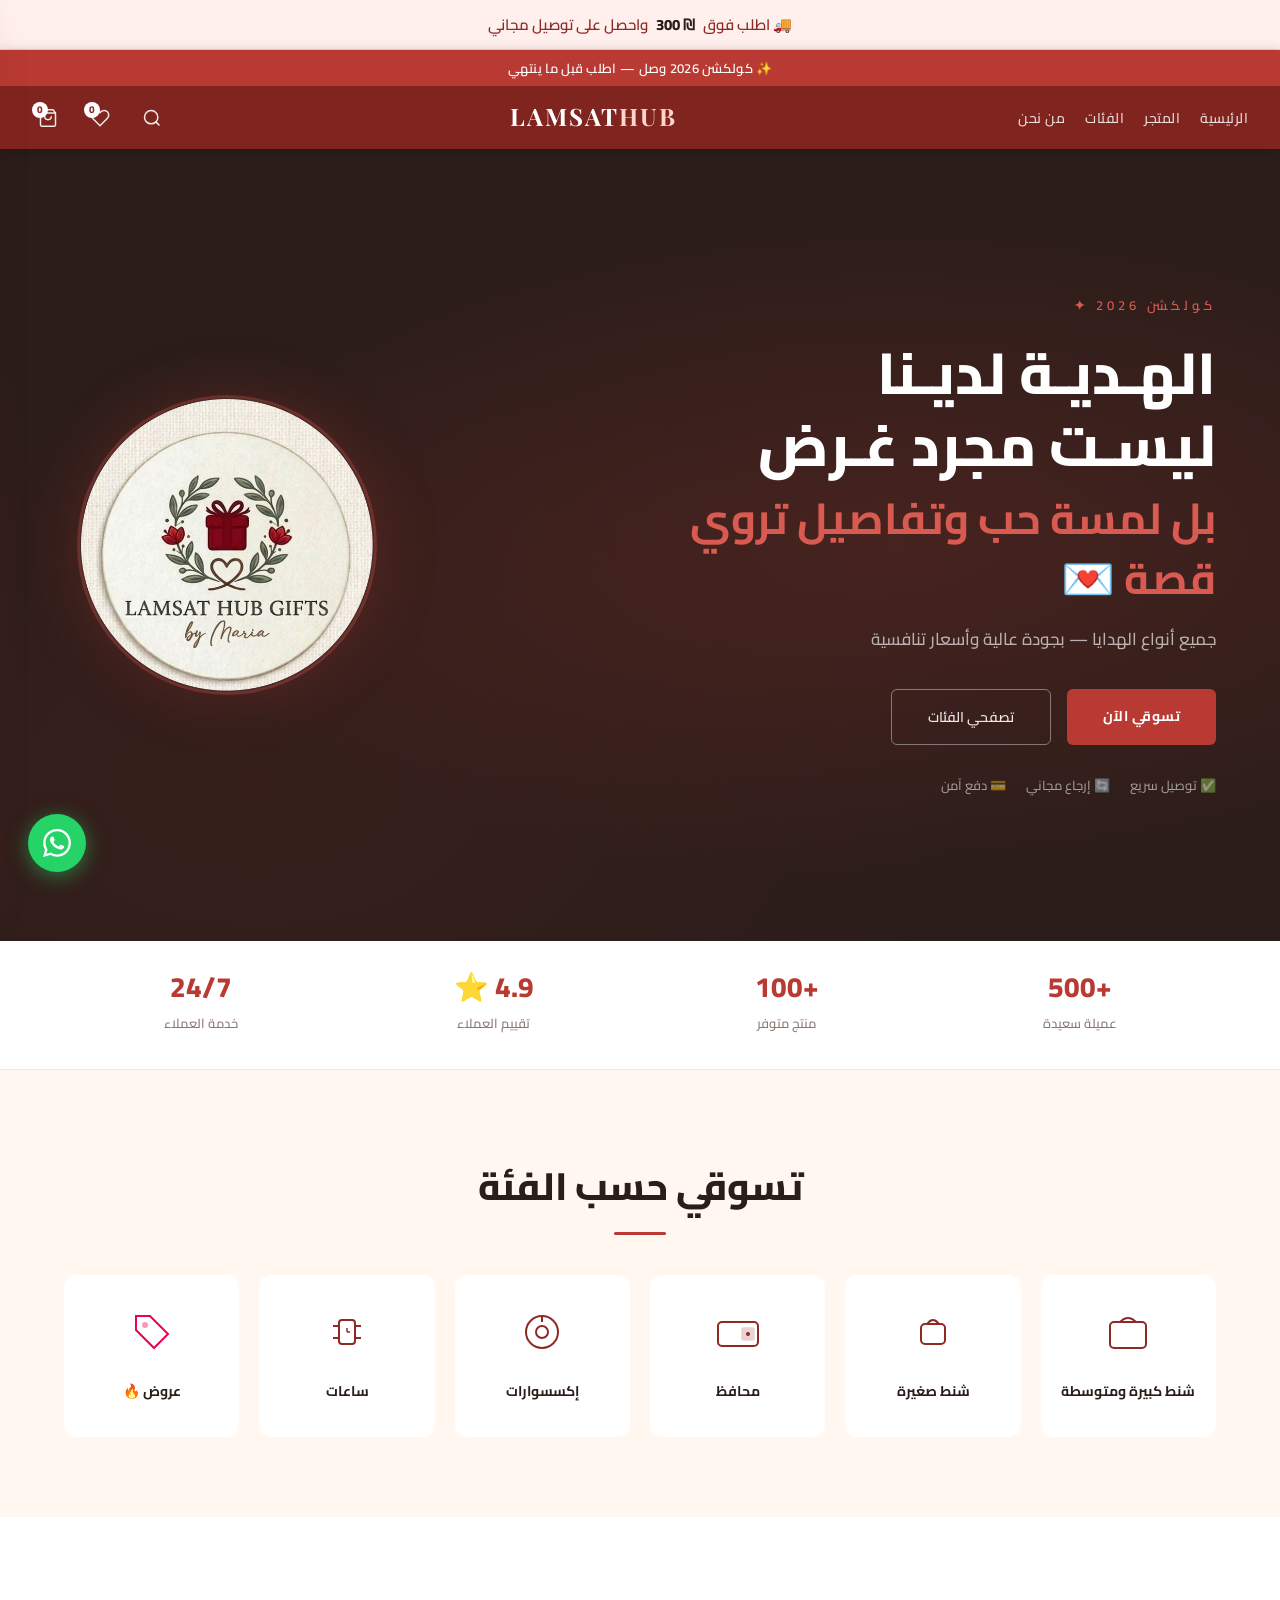
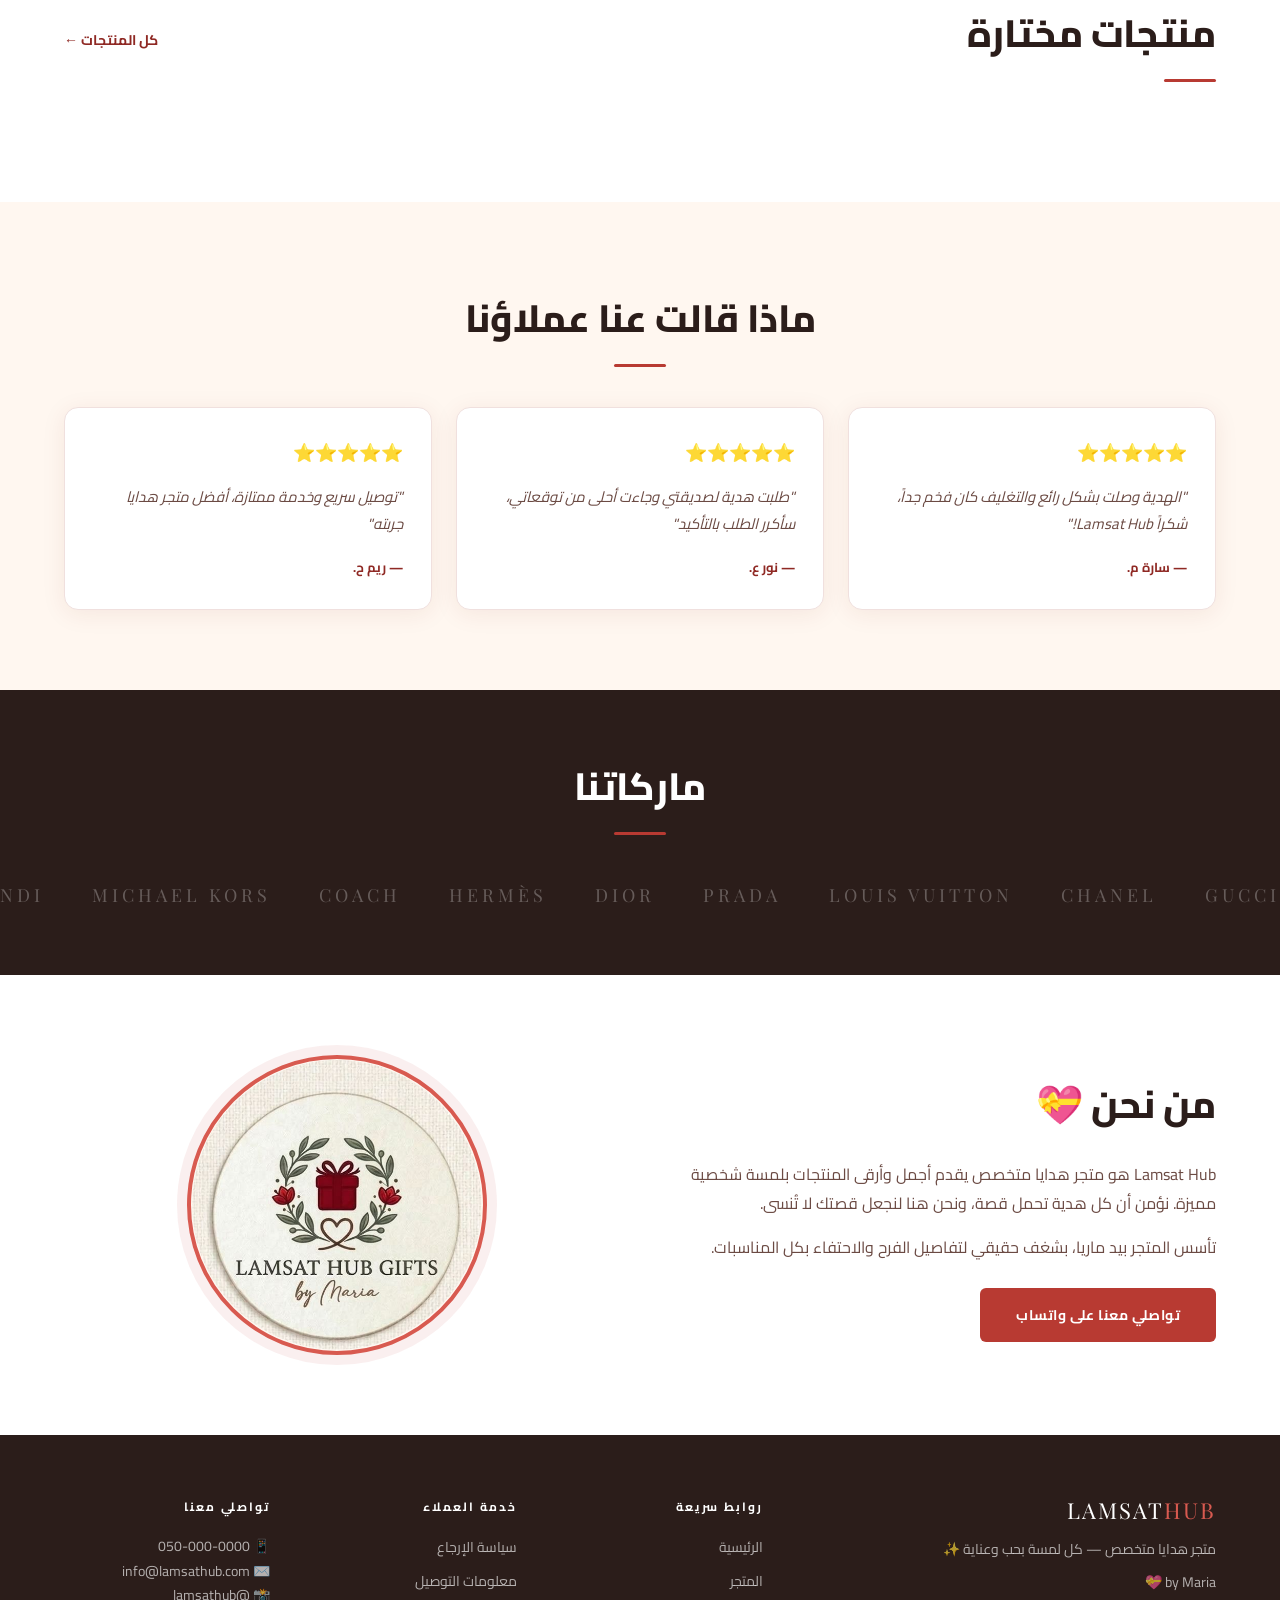
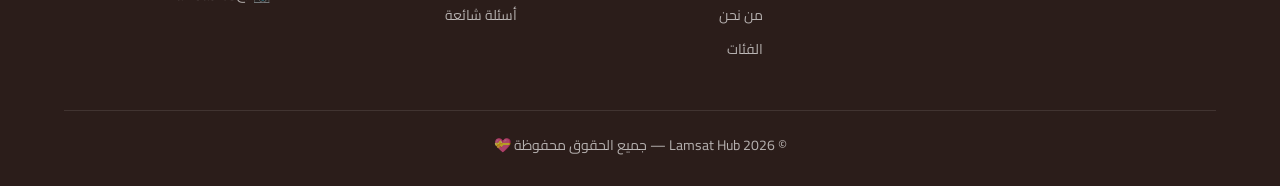
<file: index.html>
<!DOCTYPE html>
<html lang="ar" dir="rtl">
<head>
  <!-- ===== הגדרות בסיסיות ===== -->
  <meta charset="UTF-8" />
  <meta name="viewport" content="width=device-width, initial-scale=1.0"/>
  <title>Lamsat Hub — كل تفاصيل السعادة</title>

  <!-- ===== קישור לקובץ העיצוב הראשי ===== -->
<link rel="stylesheet" href="css/style.css"/>
<script src="js/data.js"></script>
<script src="js/cart.js"></script>
<script src="js/main.js"></script>
  <!-- ===== פונטים מגוגל: Cairo לערבית + Playfair Display לכותרות ===== -->
  <link rel="preconnect" href="https://fonts.googleapis.com"/>
  <link href="https://fonts.googleapis.com/css2?family=Playfair+Display:ital,wght@0,400;0,700;1,400&family=Cairo:wght@400;500;600;700;800&display=swap" rel="stylesheet"/>
</head>
<body>

<!-- ===== סרט הודעה עליון — מתחלף כל כמה שניות ===== -->
<div class="top_offer_bar" id="offerBar">
  <span id="offerText">🚚 اطلب فوق <bdi>300 ₪</bdi> واحصل على توصيل مجاني</span>
</div>

<!-- ===== כותרת עליונה נדבקת — נשארת למעלה בגלילה ===== -->
<header class="header">

  <!-- ===== סרט אדום תחת ה-top_offer_bar עם הודעה שיווקית ===== -->
  <div class="header-top">
    <span>✨ كولكشن 2026 وصل — اطلب قبل ما ينتهي</span>
  </div>

  <!-- ===== ניווט ראשי ===== -->
  <nav class="navbar">

    <!-- ===== קישורי ניווט — ימין ===== -->
    <div class="nav-right">
      <a href="#" class="nav-link">الرئيسية</a>
      <a href="pages/shop.html" class="nav-link">المتجر</a>
      <a href="#categories" class="nav-link">الفئات</a>
      <a href="#about" class="nav-link">من نحن</a>
    </div>

    <!-- ===== לוגו מרכזי ===== -->
    <div class="logo">
      <a href="index.html">LAMSAT<span>HUB</span></a>
    </div>

    <!-- ===== אייקונים — שמאל: חיפוש, מועדפים, עגלה ===== -->
    <div class="nav-left">

      <!-- כפתור חיפוש -->
      <button class="icon-btn" id="searchBtn" title="بحث">
        <svg width="20" height="20" fill="none" stroke="currentColor" stroke-width="1.8" viewBox="0 0 24 24">
          <circle cx="11" cy="11" r="8"/>
          <path d="m21 21-4.35-4.35"/>
        </svg>
      </button>

      <!-- כפתור מועדפים + תגית מספר -->
      <button class="icon-btn" id="wishlistBtn" title="المفضلة">
        <svg width="20" height="20" fill="none" stroke="currentColor" stroke-width="1.8" viewBox="0 0 24 24">
          <path d="M20.84 4.61a5.5 5.5 0 0 0-7.78 0L12 5.67l-1.06-1.06a5.5 5.5 0 0 0-7.78 7.78l1.06 1.06L12 21.23l7.78-7.78 1.06-1.06a5.5 5.5 0 0 0 0-7.78z"/>
        </svg>
        <span class="badge" id="wishlistCount">0</span>
      </button>

      <!-- כפתור עגלה + תגית מספר פריטים -->
      <button class="icon-btn" id="cartBtn" title="سلة التسوق">
        <svg width="20" height="20" fill="none" stroke="currentColor" stroke-width="1.8" viewBox="0 0 24 24">
          <path d="M6 2 3 6v14a2 2 0 0 0 2 2h14a2 2 0 0 0 2-2V6l-3-4z"/>
          <line x1="3" y1="6" x2="21" y2="6"/>
          <path d="M16 10a4 4 0 0 1-8 0"/>
        </svg>
        <span class="badge" id="cartCount">0</span>
      </button>
    </div>
  </nav>

  <!-- ===== שורת חיפוש — נפתחת בלחיצה על האייקון ===== -->
  <div class="search-bar" id="searchBar">
    <input type="text" placeholder="ابحث عن منتج، ماركة، فئة..." id="searchInput"/>
    <button id="searchClose">✕</button>
  </div>

</header>

<!-- ===== סקשן Hero — הבאנר הגדול בדף הבית ===== -->
<section class="hero">

  <!-- ===== רקע גרדיאנט דקורטיבי ===== -->
  <div class="hero-bg"></div>

  <!-- ===== תוכן טקסטואלי בצד ימין ===== -->
  <div class="hero-content">

    <!-- תת-כותרת קטנה מעל ===== -->
    <p class="hero-sub">كولكشن 2026 ✦</p>

    <!-- ===== כותרת ראשית גדולה ===== -->
    <h1 class="hero-title">
      الهـديـة لديـنا<br/>ليسـت مجرد غـرض
      <em>بل لمسة حب وتفاصيل تروي قصة 💌</em>
    </h1>

    <!-- ===== תיאור קצר ===== -->
    <p class="hero-desc">جميع أنواع الهدايا — بجودة عالية وأسعار تنافسية</p>

    <!-- ===== כפתורי פעולה ===== -->
    <div class="hero-btns">
      <a href="pages/shop.html" class="btn-primary">تسوقي الآن</a>
      <a href="#categories" class="btn-ghost">تصفحي الفئات</a>
    </div>

    <!-- ===== תגיות אמון מתחת לכפתורים ===== -->
    <div class="hero-trust">
      <span>✅ توصيل سريع</span>
      <span>🔄 إرجاع مجاني</span>
      <span>💳 دفع آمن</span>
    </div>
  </div>

  <!-- ===== תמונת לוגו בצד שמאל ===== -->
  <div class="hero-image">
    <div class="hero-img-placeholder">
      <!-- תמונת הלוגו — שים את הקובץ lamsat.jpg בתיקיית הבסיס -->
      <img src="lamsat.jpg" alt="Lamsat Hub Gifts" class="hero-logo-img"
           onerror="this.style.display='none'; this.nextElementSibling.style.display='flex'"/>
      <!-- גיבוי אם התמונה לא נמצאת -->
      <div class="hero-logo-fallback" style="display:none">
        <span>💝</span>
        <p>LAMSAT HUB</p>
      </div>
    </div>
  </div>

</section>

<!-- ===== סקשן סטטיסטיקות / אמון ===== -->
<section class="stats-bar">
  <div class="container">
    <div class="stats-grid">
      <div class="stat-item">
        <strong>+500</strong>
        <span>عميلة سعيدة</span>
      </div>
      <div class="stat-item">
        <strong>+100</strong>
        <span>منتج متوفر</span>
      </div>
      <div class="stat-item">
        <strong>4.9 ⭐</strong>
        <span>تقييم العملاء</span>
      </div>
      <div class="stat-item">
        <strong>24/7</strong>
        <span>خدمة العملاء</span>
      </div>
    </div>
  </div>
</section>

<!-- ===== סקשן קטגוריות ===== -->
<section class="categories" id="categories">
  <div class="container">
    <h2 class="section-title">تسوقي حسب الفئة</h2>
    <div class="categories-grid">

      <!-- קטגוריה: תיקים גדולים -->
      <a href="pages/shop.html?cat=big" class="cat-card">
        <div class="cat-icon">
          <svg width="48" height="48" fill="none" viewBox="0 0 48 48">
            <rect x="6" y="14" width="36" height="26" rx="4" stroke="currentColor" stroke-width="2"/>
            <path d="M16 14 Q24 6 32 14" stroke="currentColor" stroke-width="2" fill="none"/>
          </svg>
        </div>
        <span>شنط كبيرة ومتوسطة</span>
      </a>

      <!-- קטגוריה: תיקים קטנים -->
      <a href="pages/shop.html?cat=small" class="cat-card">
        <div class="cat-icon">
          <svg width="48" height="48" fill="none" viewBox="0 0 48 48">
            <rect x="12" y="16" width="24" height="20" rx="4" stroke="currentColor" stroke-width="2"/>
            <path d="M18 16 Q24 8 30 16" stroke="currentColor" stroke-width="2" fill="none"/>
          </svg>
        </div>
        <span>شنط صغيرة</span>
      </a>

      <!-- קטגוריה: ארנקים -->
      <a href="pages/shop.html?cat=wallet" class="cat-card">
        <div class="cat-icon">
          <svg width="48" height="48" fill="none" viewBox="0 0 48 48">
            <rect x="4" y="14" width="40" height="24" rx="4" stroke="currentColor" stroke-width="2"/>
            <rect x="28" y="20" width="12" height="12" rx="2" fill="currentColor" opacity="0.2" stroke="currentColor" stroke-width="1.5"/>
            <circle cx="34" cy="26" r="2" fill="currentColor"/>
          </svg>
        </div>
        <span>محافظ</span>
      </a>

      <!-- קטגוריה: אביזרים -->
      <a href="pages/shop.html?cat=accessories" class="cat-card">
        <div class="cat-icon">
          <svg width="48" height="48" fill="none" viewBox="0 0 48 48">
            <circle cx="24" cy="24" r="16" stroke="currentColor" stroke-width="2"/>
            <circle cx="24" cy="24" r="6" stroke="currentColor" stroke-width="2"/>
            <line x1="24" y1="8" x2="24" y2="14" stroke="currentColor" stroke-width="2"/>
          </svg>
        </div>
        <span>إكسسوارات</span>
      </a>

      <!-- קטגוריה: שעונים -->
      <a href="pages/shop.html?cat=watches" class="cat-card">
        <div class="cat-icon">
          <svg width="48" height="48" fill="none" viewBox="0 0 48 48">
            <rect x="16" y="12" width="16" height="24" rx="3" stroke="currentColor" stroke-width="2"/>
            <line x1="10" y1="18" x2="16" y2="18" stroke="currentColor" stroke-width="2"/>
            <line x1="10" y1="30" x2="16" y2="30" stroke="currentColor" stroke-width="2"/>
            <line x1="32" y1="18" x2="38" y2="18" stroke="currentColor" stroke-width="2"/>
            <line x1="32" y1="30" x2="38" y2="30" stroke="currentColor" stroke-width="2"/>
            <line x1="24" y1="20" x2="24" y2="24" stroke="currentColor" stroke-width="1.5"/>
            <line x1="24" y1="24" x2="27" y2="24" stroke="currentColor" stroke-width="1.5"/>
          </svg>
        </div>
        <span>ساعات</span>
      </a>

      <!-- קטגוריה: מבצעים — מודגשת בצבע שונה -->
      <a href="pages/shop.html?cat=sale" class="cat-card cat-sale">
        <div class="cat-icon">
          <svg width="48" height="48" fill="none" viewBox="0 0 48 48">
            <path d="M8 8h14l18 18-14 14L8 22V8z" stroke="currentColor" stroke-width="2"/>
            <circle cx="17" cy="17" r="3" fill="currentColor" opacity="0.4"/>
          </svg>
        </div>
        <span>عروض 🔥</span>
      </a>

    </div>
  </div>
</section>

<!-- ===== סקשן מוצרים נבחרים — נטען דינמית מ-js/data.js ===== -->
<section class="featured" id="featured">
  <div class="container">
    <div class="section-header">
      <h2 class="section-title">منتجات مختارة</h2>
      <a href="pages/shop.html" class="see-all">كل المنتجات ←</a>
    </div>
    <!-- ===== הגריד מתמלא אוטומטית מ-main.js ===== -->
    <div class="products-grid" id="featuredGrid"></div>
  </div>
</section>

<!-- ===== סקשן המלצות לקוחות ===== -->
<section class="testimonials">
  <div class="container">
    <h2 class="section-title">ماذا قالت عنا عملاؤنا</h2>
    <div class="testimonials-grid">

      <div class="testimonial-card">
        <div class="stars">⭐⭐⭐⭐⭐</div>
        <p>"الهدية وصلت بشكل رائع والتغليف كان فخم جداً، شكراً Lamsat Hub!"</p>
        <span class="reviewer">— سارة م.</span>
      </div>

      <div class="testimonial-card">
        <div class="stars">⭐⭐⭐⭐⭐</div>
        <p>"طلبت هدية لصديقتي وجاءت أحلى من توقعاتي، سأكرر الطلب بالتأكيد"</p>
        <span class="reviewer">— نور ع.</span>
      </div>

      <div class="testimonial-card">
        <div class="stars">⭐⭐⭐⭐⭐</div>
        <p>"توصيل سريع وخدمة ممتازة، أفضل متجر هدايا جربته"</p>
        <span class="reviewer">— ريم ح.</span>
      </div>

    </div>
  </div>
</section>

<!-- ===== סקשן מותגים — גלילה אוטומטית ===== -->
<section class="brands" id="brands">
  <div class="container">
    <h2 class="section-title">ماركاتنا</h2>
  </div>
  <!-- ===== הרצועה נגללת אוטומטית — מוכפלת ב-JS ===== -->
  <div class="brands-scroll">
    <span>GUCCI</span><span>CHANEL</span><span>LOUIS VUITTON</span>
    <span>PRADA</span><span>DIOR</span><span>HERMÈS</span>
    <span>COACH</span><span>MICHAEL KORS</span><span>FENDI</span>
    <span>SAINT LAURENT</span><span>CELINE</span><span>MIU MIU</span>
  </div>
</section>

<!-- ===== סקשן "מי אנחנו" ===== -->
<section class="about-strip" id="about">
  <div class="container">
    <div class="about-inner">
      <div class="about-text">
        <h2>من نحن 💝</h2>
        <p>Lamsat Hub هو متجر هدايا متخصص يقدم أجمل وأرقى المنتجات بلمسة شخصية مميزة. نؤمن أن كل هدية تحمل قصة، ونحن هنا لنجعل قصتك لا تُنسى.</p>
        <p>تأسس المتجر بيد ماريا، بشغف حقيقي لتفاصيل الفرح والاحتفاء بكل المناسبات.</p>
        <a href="https://wa.me/+972509982232" class="btn-primary" target="_blank">تواصلي معنا على واتساب</a>
      </div>
      <div class="about-img">
        <div class="about-img-circle">
          <img src="lamsat.jpg" alt="Lamsat Hub"
               onerror="this.style.display='none'; this.parentElement.innerHTML='<span style=\'font-size:80px\'>💝</span>'"/>
        </div>
      </div>
    </div>
  </div>
</section>

<!-- ===== כפתור וואטסאפ צף — נראה בכל הדפים ===== -->
<a href="https://wa.me/972509982232?text=مرحباً%20أنا%20مهتمة%20بمنتجاتكم%20في%20Lamsat%20Hub%20وأريد%20الاستفسار%20عن%20بعض%20التفاصيل%20💝
"   class="whatsapp-float" target="_blank" title="تواصلي معنا">
  <svg width="28" height="28" viewBox="0 0 24 24" fill="currentColor">
    <path d="M17.472 14.382c-.297-.149-1.758-.867-2.03-.967-.273-.099-.471-.148-.67.15-.197.297-.767.966-.94 1.164-.173.199-.347.223-.644.075-.297-.15-1.255-.463-2.39-1.475-.883-.788-1.48-1.761-1.653-2.059-.173-.297-.018-.458.13-.606.134-.133.298-.347.446-.52.149-.174.198-.298.298-.497.099-.198.05-.371-.025-.52-.075-.149-.669-1.612-.916-2.207-.242-.579-.487-.5-.669-.51-.173-.008-.371-.01-.57-.01-.198 0-.52.074-.792.372-.272.297-1.04 1.016-1.04 2.479 0 1.462 1.065 2.875 1.213 3.074.149.198 2.096 3.2 5.077 4.487.709.306 1.262.489 1.694.625.712.227 1.36.195 1.871.118.571-.085 1.758-.719 2.006-1.413.248-.694.248-1.289.173-1.413-.074-.124-.272-.198-.57-.347m-5.421 7.403h-.004a9.87 9.87 0 0 1-5.031-1.378l-.361-.214-3.741.982.998-3.648-.235-.374a9.86 9.86 0 0 1-1.51-5.26c.001-5.45 4.436-9.884 9.888-9.884 2.64 0 5.122 1.03 6.988 2.898a9.825 9.825 0 0 1 2.893 6.994c-.003 5.45-4.437 9.884-9.885 9.884m8.413-18.297A11.815 11.815 0 0 0 12.05 0C5.495 0 .16 5.335.157 11.892c0 2.096.547 4.142 1.588 5.945L.057 24l6.305-1.654a11.882 11.882 0 0 0 5.683 1.448h.005c6.554 0 11.89-5.335 11.893-11.893a11.821 11.821 0 0 0-3.48-8.413Z"/>
  </svg>
</a>

<!-- ===== עגלת קניות — Sidebar מהצד השמאלי ===== -->
<div class="cart-overlay" id="cartOverlay"></div>
<aside class="cart-sidebar" id="cartSidebar">
  <div class="cart-header">
    <h3>سلة التسوق 🛍️</h3>
    <button id="cartClose">✕</button>
  </div>
  <div class="cart-items" id="cartItems">
    <div class="cart-empty">السلة فارغة</div>
  </div>
  <div class="cart-footer">
    <div class="cart-total">
      <span>المجموع:</span>
      <span id="cartTotal">₪0</span>
    </div>
    <a href="pages/checkout.html" class="btn-primary full-width" id="checkoutBtn">إتمام الطلب</a>
  </div>
</aside>

<!-- ===== פוטר — חלק תחתון של האתר ===== -->
<footer class="footer">
  <div class="container">
    <div class="footer-grid">

      <!-- עמודה 1: לוגו ותיאור -->
      <div>
        <div class="footer-logo">LAMSAT<span>HUB</span></div>
        <p>متجر هدايا متخصص — كل لمسة بحب وعناية ✨</p>
        <p style="margin-top:8px">by Maria 💝</p>
      </div>

      <!-- עמודה 2: ניווט -->
      <div>
        <h4>روابط سريعة</h4>
        <a href="index.html">الرئيسية</a>
        <a href="pages/shop.html">المتجر</a>
        <a href="#about">من نحن</a>
        <a href="#categories">الفئات</a>
      </div>

      <!-- עמודה 3: שירות לקוחות -->
      <div>
        <h4>خدمة العملاء</h4>
        <a href="#">سياسة الإرجاع</a>
        <a href="#">معلومات التوصيل</a>
        <a href="#">أسئلة شائعة</a>
      </div>

      <!-- עמודה 4: פרטי קשר -->
      <div>
        <h4>تواصلي معنا</h4>
        <p>📱 050-000-0000</p>
        <p>✉️ info@lamsathub.com</p>
        <p>📸 @lamsathub</p>
      </div>

    </div>

    <!-- שורה תחתונה של הפוטר -->
    <div class="footer-bottom">
      <p>© 2026 Lamsat Hub — جميع الحقوق محفوظة 💝</p>
    </div>
  </div>
</footer>

<!-- ===== קבצי JavaScript ===== -->
<script src="js/data.js"></script>   <!-- נתוני המוצרים -->
<script src="js/cart.js"></script>   <!-- לוגיקת העגלה -->
<script src="js/main.js"></script>   <!-- לוגיקת דף הבית -->

<!-- ===== סקריפט החלפת הודעות ב-top_offer_bar ===== -->
<script>
  // הודעות שיתחלפו כל 4 שניות בסרט העליון
  const offers = [
    '🚚 اطلب فوق <bdi>300 ₪</bdi> واحصل على توصيل مجاني',
    '🔄 إرجاع مجاني خلال 14 يوم',
    '💳 دفع آمن ومضمون 100%',
    '🎁 تغليف هدايا فاخر مجاني مع كل طلب'
  ];
  let offerIdx = 0;
  setInterval(() => {
    offerIdx = (offerIdx + 1) % offers.length;
    const el = document.getElementById('offerText');
    el.style.opacity = '0';
    setTimeout(() => {
      el.innerHTML = offers[offerIdx];
      el.style.opacity = '1';
    }, 300);
  }, 4000);
</script>

</body>
</html>
</file>
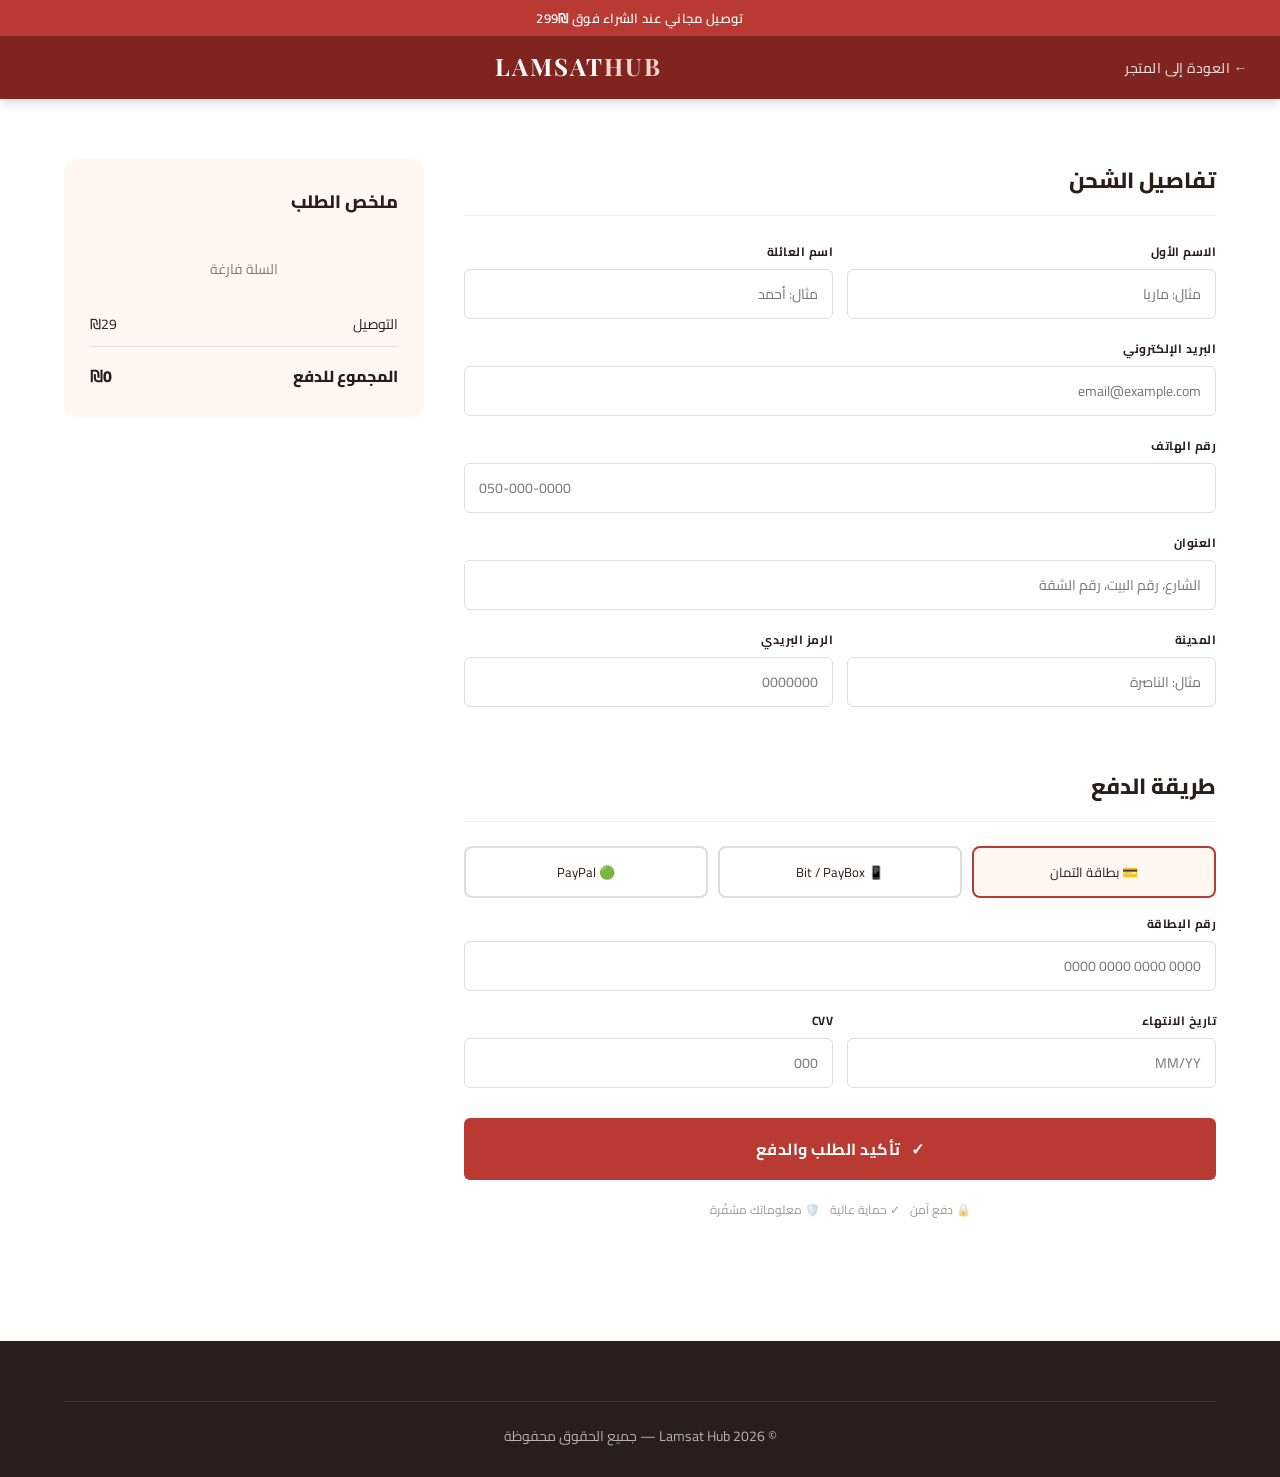
<file: pages/checkout.html>
<!DOCTYPE html>
<html lang="ar" dir="rtl">
<head>
  <meta charset="UTF-8"/>
  <meta name="viewport" content="width=device-width, initial-scale=1.0"/>
  <title>إتمام الطلب — Lamsat Hub</title>
  <link rel="stylesheet" href="../css/style.css"/>
  <link href="https://fonts.googleapis.com/css2?family=Playfair+Display:ital,wght@0,400;0,700;1,400&family=Cairo:wght@400;500;600;700;800&display=swap" rel="stylesheet"/>
</head>
<body>

<header class="header">
  <div class="header-top">توصيل مجاني عند الشراء فوق ₪299</div>
  <nav class="navbar">
    <div class="nav-right">
      <a href="shop.html" class="nav-link">← العودة إلى المتجر</a>
    </div>
    <div class="logo"><a href="../index.html">LAMSAT<span>HUB</span></a></div>
    <div class="nav-left"></div>
  </nav>
</header>

<div class="container">
  <div class="checkout-section">
    <div class="checkout-grid">

      <!-- FORM -->
      <div>
        <!-- SHIPPING -->
        <h2 class="form-title">تفاصيل الشحن</h2>

        <div class="form-row">
          <div class="form-group">
            <label>الاسم الأول</label>
            <input type="text" placeholder="مثال: ماريا"/>
          </div>
          <div class="form-group">
            <label>اسم العائلة</label>
            <input type="text" placeholder="مثال: أحمد"/>
          </div>
        </div>

        <div class="form-group">
          <label>البريد الإلكتروني</label>
          <input type="email" placeholder="email@example.com"/>
        </div>

        <div class="form-group">
          <label>رقم الهاتف</label>
          <input type="tel" placeholder="050-000-0000"/>
        </div>

        <div class="form-group">
          <label>العنوان</label>
          <input type="text" placeholder="الشارع، رقم البيت، رقم الشقة"/>
        </div>

        <div class="form-row">
          <div class="form-group">
            <label>المدينة</label>
            <input type="text" placeholder="مثال: الناصرة"/>
          </div>
          <div class="form-group">
            <label>الرمز البريدي</label>
            <input type="text" placeholder="0000000"/>
          </div>
        </div>

        <!-- PAYMENT -->
        <h2 class="form-title" style="margin-top:40px">طريقة الدفع</h2>

        <div class="pay-methods">
          <div class="pay-method active" onclick="selectPay(this)">💳 بطاقة ائتمان</div>
          <div class="pay-method" onclick="selectPay(this)">📱 Bit / PayBox</div>
          <div class="pay-method" onclick="selectPay(this)">🟢 PayPal</div>
        </div>

        <div id="cardFields">
          <div class="form-group">
            <label>رقم البطاقة</label>
            <input type="text" placeholder="0000 0000 0000 0000" maxlength="19" id="cardNum"/>
          </div>

          <div class="form-row">
            <div class="form-group">
              <label>تاريخ الانتهاء</label>
              <input type="text" placeholder="MM/YY" maxlength="5"/>
            </div>
            <div class="form-group">
              <label>CVV</label>
              <input type="text" placeholder="000" maxlength="3"/>
            </div>
          </div>
        </div>

        <button class="btn-primary full-width" onclick="placeOrder()" style="margin-top:12px;padding:16px;font-size:16px">
          ✓ &nbsp; تأكيد الطلب والدفع
        </button>

        <div class="secure-badges">
          <span>🔒 دفع آمن</span>
          <span>✓ حماية عالية</span>
          <span>🛡️ معلوماتك مشفّرة</span>
        </div>
      </div>

      <!-- ORDER SUMMARY -->
      <div class="order-summary">
        <h3>ملخص الطلب</h3>

        <div id="checkoutItems">
          <div style="color:var(--gray);font-size:14px;text-align:center;padding:20px 0">
            السلة فارغة
          </div>
        </div>

        <div class="summary-item">
          <span>التوصيل</span>
          <span id="summaryShipping">₪29</span>
        </div>

        <div class="summary-total">
          <span>المجموع للدفع</span>
          <span id="summaryTotal">₪0</span>
        </div>
      </div>

    </div>
  </div>
</div>

<!-- SUCCESS MODAL -->
<div id="successModal" style="display:none;position:fixed;inset:0;background:rgba(0,0,0,0.6);z-index:999;align-items:center;justify-content:center">
  <div style="background:white;padding:48px;border-radius:12px;text-align:center;max-width:420px;margin:20px">
    <div style="font-size:64px;margin-bottom:16px">🎉</div>

    <h2 style="font-family:var(--font-display);font-size:28px;margin-bottom:12px">
      تم استلام طلبك!
    </h2>

    <p style="color:var(--gray);margin-bottom:28px;line-height:1.7">
      شكراً لكِ! تم إرسال تأكيد الطلب إلى بريدك الإلكتروني.<br/>
      سيصل الطلب خلال 3–5 أيام عمل.
    </p>

    <a href="../index.html" class="btn-primary">العودة إلى المتجر</a>
  </div>
</div>

<footer class="footer" style="margin-top:60px">
  <div class="container">
    <div class="footer-bottom">
      <p>© 2026 Lamsat Hub — جميع الحقوق محفوظة</p>
    </div>
  </div>
</footer>

<script src="../js/data.js"></script>
<script src="../js/cart.js"></script>

<script>
function selectPay(el) {
  document.querySelectorAll('.pay-method').forEach(e => e.classList.remove('active'));
  el.classList.add('active');

  document.getElementById('cardFields').style.display =
    el.textContent.includes('بطاقة') ? 'block' : 'none';
}

function placeOrder() {
  if (cart.length === 0) {
    alert('السلة فارغة!');
    return;
  }

  document.getElementById('successModal').style.display = 'flex';
  cart = [];
  saveCart();
}

// Format card number
document.getElementById('cardNum')?.addEventListener('input', function() {
  this.value = this.value.replace(/\D/g, '').replace(/(.{4})/g, '$1 ').trim().slice(0, 19);
});

document.addEventListener('DOMContentLoaded', updateCheckoutSummary);
</script>

</body>
</html>
</file>
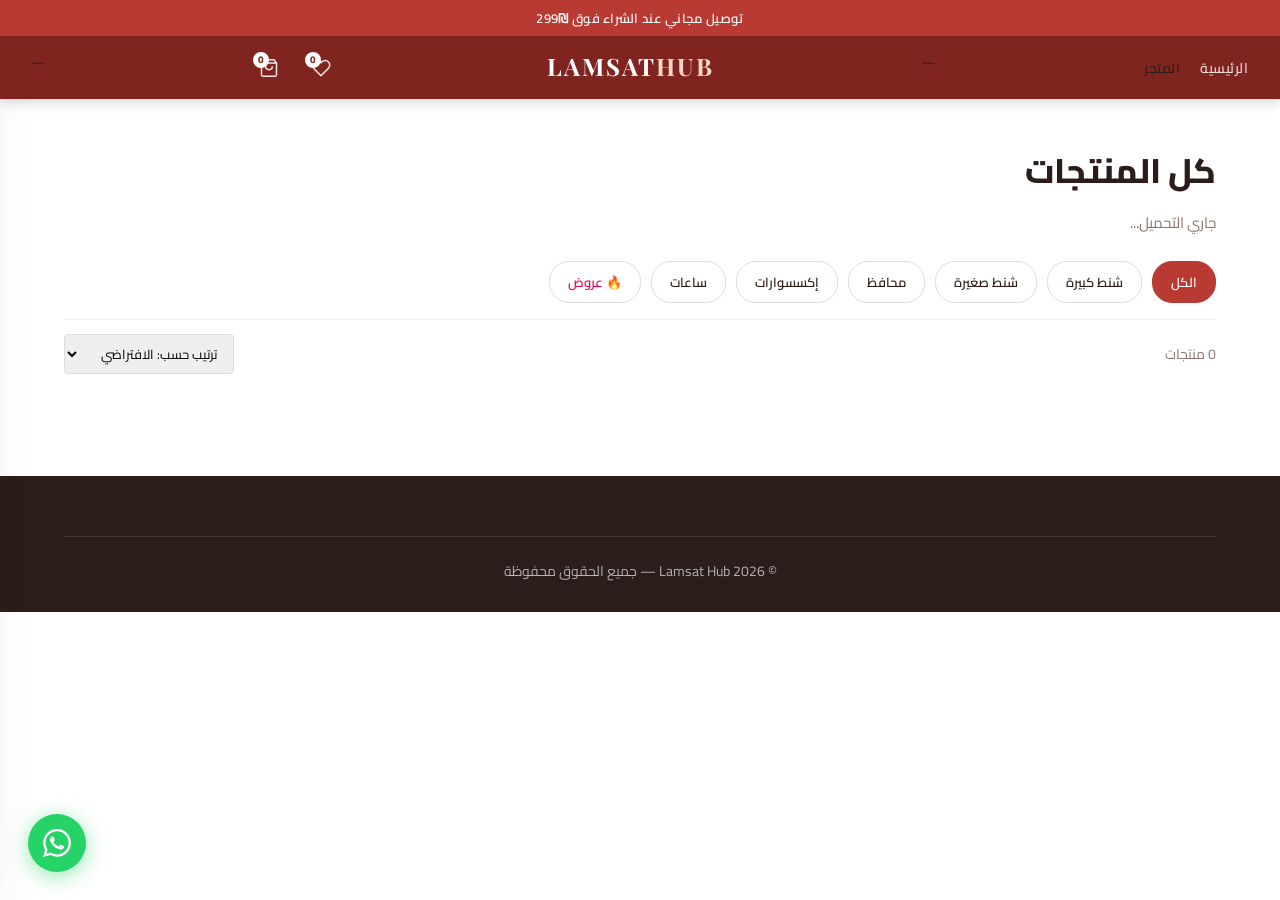
<file: pages/shop.html>
<!DOCTYPE html>

<html lang="ar" dir="rtl">
<head>
  <meta charset="UTF-8"/>
  <meta name="viewport" content="width=device-width, initial-scale=1.0"/>
  <title>المتجر — Lamsat Hub</title>

  <link rel="stylesheet" href="../css/style.css"/>
  <link href="https://fonts.googleapis.com/css2?family=Playfair+Display:ital,wght@0,400;0,700;1,400&family=Cairo:wght@400;500;600;700;800&display=swap" rel="stylesheet"/>
</head>
<body>

<header class="header">
  <div class="header-top">توصيل مجاني عند الشراء فوق ₪299</div>

  <nav class="navbar">
    <div class="nav-right">
      <a href="../index.html" class="nav-link">الرئيسية</a>
      <a href="shop.html" class="nav-link" style="color:var(--gold)">المتجر</a>
    </div>

```
<div class="logo">
  <a href="../index.html">LAMSAT<span>HUB</span></a>
</div>

<div class="nav-left">
  <button class="icon-btn" id="wishlistBtn" title="المفضلة">
    <svg width="20" height="20" fill="none" stroke="currentColor" stroke-width="1.8" viewBox="0 0 24 24">
      <path d="M20.84 4.61a5.5 5.5 0 0 0-7.78 0L12 5.67l-1.06-1.06a5.5 5.5 0 0 0-7.78 7.78l1.06 1.06L12 21.23l7.78-7.78 1.06-1.06a5.5 5.5 0 0 0 0-7.78z"/>
    </svg>
    <span class="badge" id="wishlistCount">0</span>
  </button>

  <button class="icon-btn" id="cartBtn" title="سلة التسوق">
    <svg width="20" height="20" fill="none" stroke="currentColor" stroke-width="1.8" viewBox="0 0 24 24">
      <path d="M6 2 3 6v14a2 2 0 0 0 2 2h14a2 2 0 0 0 2-2V6l-3-4z"/>
      <line x1="3" y1="6" x2="21" y2="6"/>
      <path d="M16 10a4 4 0 0 1-8 0"/>
    </svg>
    <span class="badge" id="cartCount">0</span>
  </button>
</div>
```

  </nav>
</header>

<div class="container">
  <div class="shop-header">
    <h1 class="shop-title">كل المنتجات</h1>
    <p class="shop-sub" id="resultCount">جاري التحميل...</p>
  </div>

  <!-- Filters -->

  <div class="filters">
    <button class="filter-btn active" data-filter="all">الكل</button>
    <button class="filter-btn" data-filter="big">شنط كبيرة</button>
    <button class="filter-btn" data-filter="small">شنط صغيرة</button>
    <button class="filter-btn" data-filter="wallet">محافظ</button>
    <button class="filter-btn" data-filter="accessories">إكسسوارات</button>
    <button class="filter-btn" data-filter="watches">ساعات</button>
    <button class="filter-btn" data-filter="sale" style="color:#e05;">🔥 عروض</button>
  </div>

  <div class="sort-bar">
    <span id="resultCount2">0 منتجات</span>

<select id="sortSelect">
  <option value="default">ترتيب حسب: الافتراضي</option>
  <option value="price-asc">السعر: من الأقل للأعلى</option>
  <option value="price-desc">السعر: من الأعلى للأقل</option>
  <option value="new">الأحدث أولاً</option>
  <option value="sale">العروض أولاً</option>
</select>

  </div>

  <div class="products-grid" id="shopGrid"></div>
</div>

<a href="https://wa.me/972509982232?text=مرحباً%20أنا%20مهتمة%20بمنتجاتكم%20في%20Lamsat%20Hub%20وأريد%20الاستفسار%20عن%20بعض%20التفاصيل%20💝" class="whatsapp-float" target="_blank" title="تواصلي معنا">
  <svg width="28" height="28" viewBox="0 0 24 24" fill="currentColor">
    <path d="M17.472 14.382c-.297-.149-1.758-.867-2.03-.967-.273-.099-.471-.148-.67.15-.197.297-.767.966-.94 1.164-.173.199-.347.223-.644.075-.297-.15-1.255-.463-2.39-1.475-.883-.788-1.48-1.761-1.653-2.059-.173-.297-.018-.458.13-.606.134-.133.298-.347.446-.52.149-.174.198-.298.298-.497.099-.198.05-.371-.025-.52-.075-.149-.669-1.612-.916-2.207-.242-.579-.487-.5-.669-.51-.173-.008-.371-.01-.57-.01-.198 0-.52.074-.792.372-.272.297-1.04 1.016-1.04 2.479 0 1.462 1.065 2.875 1.213 3.074.149.198 2.096 3.2 5.077 4.487.709.306 1.262.489 1.694.625.712.227 1.36.195 1.871.118.571-.085 1.758-.719 2.006-1.413.248-.694.248-1.289.173-1.413-.074-.124-.272-.198-.57-.347m-5.421 7.403h-.004a9.87 9.87 0 0 1-5.031-1.378l-.361-.214-3.741.982.998-3.648-.235-.374a9.86 9.86 0 0 1-1.51-5.26c.001-5.45 4.436-9.884 9.888-9.884 2.64 0 5.122 1.03 6.988 2.898a9.825 9.825 0 0 1 2.893 6.994c-.003 5.45-4.437 9.884-9.885 9.884m8.413-18.297A11.815 11.815 0 0 0 12.05 0C5.495 0 .16 5.335.157 11.892c0 2.096.547 4.142 1.588 5.945L.057 24l6.305-1.654a11.882 11.882 0 0 0 5.683 1.448h.005c6.554 0 11.89-5.335 11.893-11.893a11.821 11.821 0 0 0-3.48-8.413Z"/>
  </svg>
</a>

<div class="cart-overlay" id="cartOverlay"></div>

<aside class="cart-sidebar" id="cartSidebar">
  <div class="cart-header">
    <h3>سلة التسوق 🛍️</h3>
    <button id="cartClose">✕</button>
  </div>

  <div class="cart-items" id="cartItems"></div>

  <div class="cart-footer">
    <div class="cart-total">
      <span>المجموع:</span>
      <span id="cartTotal">₪0</span>
    </div>

```
<a href="checkout.html" class="btn-primary full-width">إتمام الطلب</a>
```

  </div>
</aside>

<footer class="footer" style="margin-top:60px">
  <div class="container">
    <div class="footer-bottom">
      <p>© 2026 Lamsat Hub — جميع الحقوق محفوظة</p>
    </div>
  </div>
</footer>

<script src="../js/data.js"></script>

<script src="../js/cart.js"></script>

<script>
function createProductCard(product) {
  const isWished = wishlist.includes(product.id);

  return `
    <div class="product-card">
      <div class="product-img">
        <div class="img-placeholder">${product.emoji}</div>

        ${product.badge ? `<span class="product-badge${product.badge === 'מבצע' || product.badge === 'عرض' ? ' sale' : ''}">${product.badge}</span>` : ''}

        <button class="product-wish${isWished ? ' active' : ''}" data-id="${product.id}" onclick="toggleWishlist(${product.id}); updateWishlistUI();">
          <svg width="16" height="16" fill="none" stroke="currentColor" stroke-width="2" viewBox="0 0 24 24">
            <path d="M20.84 4.61a5.5 5.5 0 0 0-7.78 0L12 5.67l-1.06-1.06a5.5 5.5 0 0 0-7.78 7.78l1.06 1.06L12 21.23l7.78-7.78 1.06-1.06a5.5 5.5 0 0 0 0-7.78z"/>
          </svg>
        </button>
      </div>

      <div class="product-info">
        <div class="product-brand">${product.brand}</div>
        <div class="product-name">${product.name}</div>

        <div class="product-bottom">
          <div class="product-price">
            ${product.oldPrice ? `<span class="old-price">₪${product.oldPrice.toLocaleString()}</span>` : ''}
            ₪${product.price.toLocaleString()}
          </div>

          <button class="add-to-cart" onclick="addToCart(${product.id})">أضيفي +</button>
        </div>
      </div>
    </div>`;
}

let currentFilter = 'all';
let currentSort = 'default';

function renderShop() {
  let filtered = currentFilter === 'all'
    ? [...PRODUCTS]
    : PRODUCTS.filter(p => p.category === currentFilter);

  if (currentSort === 'price-asc') {
    filtered.sort((a,b) => a.price - b.price);
  } else if (currentSort === 'price-desc') {
    filtered.sort((a,b) => b.price - a.price);
  } else if (currentSort === 'new') {
    filtered.sort((a,b) => b.isNew - a.isNew);
  } else if (currentSort === 'sale') {
    filtered.sort((a,b) => (b.badge === 'מבצע' || b.badge === 'عرض') - (a.badge === 'מבצע' || a.badge === 'عرض'));
  }

  document.getElementById('shopGrid').innerHTML = filtered.map(createProductCard).join('');
  document.getElementById('resultCount').textContent = `${filtered.length} منتجات متوفرة`;
  document.getElementById('resultCount2').textContent = `${filtered.length} منتجات`;

  updateWishlistUI();
}

document.addEventListener('DOMContentLoaded', () => {
  const params = new URLSearchParams(window.location.search);
  const cat = params.get('cat');

  if (cat) {
    currentFilter = cat;

    document.querySelectorAll('.filter-btn').forEach(b => {
      b.classList.toggle('active', b.dataset.filter === cat);
    });
  }

  renderShop();

  document.querySelectorAll('.filter-btn').forEach(btn => {
    btn.addEventListener('click', () => {
      document.querySelectorAll('.filter-btn').forEach(b => b.classList.remove('active'));

      btn.classList.add('active');
      currentFilter = btn.dataset.filter;

      renderShop();
    });
  });

  document.getElementById('sortSelect').addEventListener('change', e => {
    currentSort = e.target.value;
    renderShop();
  });
});
</script>

</body>
</html>
</file>
<file: css/style.css>
/* ===================================================
   style.css — Lamsat Hub
   כל העיצוב של האתר נמצא כאן
   =================================================== */

/* ===== משתנים גלובליים — שנה כאן כדי לשנות את כל הצבעים ===== */
:root {
  --red:        #b83a32;   /* צבע ראשי — אדום */
  --red-light:  #d85a50;   /* אדום בהיר — hover */
  --red-dark:   #8f2924;   /* אדום כהה */
  --bg-dark:    #2b1d1a;   /* רקע כהה — Hero / Footer */
  --bg-header:  #7f241f;   /* רקע Header */
  --mid:        #6b4a43;   /* אמצעי */
  --gray:       #8b7770;   /* אפור */
  --light-gray: #fff7f0;   /* בז׳ בהיר — רקע סקשנים */
  --white:      #ffffff;

  --font-body:    'Cairo', sans-serif;       /* פונט ראשי — ערבית */
  --font-display: 'Playfair Display', serif; /* פונט כותרות */
  --radius: 6px;
  --shadow:    0 4px 24px rgba(127,36,31,0.08);
  --shadow-lg: 0 12px 48px rgba(127,36,31,0.15);
}

/* ===== ריסט בסיסי ===== */
*, *::before, *::after { box-sizing: border-box; margin: 0; padding: 0; }
html { scroll-behavior: smooth; }
body {
  font-family: var(--font-body);
  background: var(--white);
  color: var(--bg-dark);
  direction: rtl;
  overflow-x: hidden;
}
a { text-decoration: none; color: inherit; }
img { max-width: 100%; display: block; }
button { cursor: pointer; border: none; background: none; font-family: var(--font-body); }

/* ===== קונטיינר מרכזי ===== */
.container { max-width: 1200px; margin: 0 auto; padding: 0 24px; }

/* ===================================================
   TOP OFFER BAR — סרט עליון עם הודעות מתחלפות
   =================================================== */
.top_offer_bar {
  width: 100%;
  background: #fff0ee;
  color: var(--red-dark);
  text-align: center;
  padding: 10px 16px;
  font-size: 15px;
  font-weight: 600;
  direction: rtl;
  border-bottom: 1px solid #f0d0cc;
}
.top_offer_bar span { display: inline-flex; align-items: center; gap: 8px; line-height: 1.4; }
.top_offer_bar bdi  { font-weight: 800; color: var(--bg-dark); }
#offerText { transition: opacity 0.3s ease; }

/* ===================================================
   HEADER — כותרת עליונה נדבקת
   =================================================== */
.header {
  position: sticky;
  top: 0;
  z-index: 100;
  background: var(--bg-header);
  box-shadow: 0 2px 12px rgba(0,0,0,0.2);
}

/* סרט הודעה שיווקית אדום בתוך ה-Header */
.header-top {
  background: var(--red);
  color: var(--white);
  text-align: center;
  padding: 6px;
  font-size: 13px;
  font-weight: 600;
  letter-spacing: 0.3px;
}

/* ===== ניווט ===== */
.navbar {
  display: flex;
  align-items: center;
  justify-content: space-between;
  padding: 14px 32px;
  gap: 16px;
}

/* לוגו */
.logo a {
  font-family: var(--font-display);
  font-size: 24px;
  font-weight: 700;
  color: var(--white);
  letter-spacing: 2px;
  white-space: nowrap;
}
.logo span { color: #ffd6cc; }

/* קישורי ניווט */
.nav-right, .nav-left { display: flex; align-items: center; gap: 20px; }
.nav-link {
  color: rgba(255,255,255,0.85);
  font-size: 14px;
  font-weight: 500;
  letter-spacing: 0.5px;
  transition: color 0.2s;
  white-space: nowrap;
}
.nav-link:hover { color: #ffd6cc; }

/* כפתורי אייקון */
.icon-btn {
  position: relative;
  color: rgba(255,255,255,0.9);
  padding: 6px;
  transition: color 0.2s;
  display: flex;
  align-items: center;
  justify-content: center;
}
.icon-btn:hover { color: #ffd6cc; }

/* תגית מספר על האייקונים */
.badge {
  position: absolute;
  top: 0; left: 0;
  background: var(--white);
  color: var(--red-dark);
  font-size: 10px;
  font-weight: 800;
  width: 16px; height: 16px;
  border-radius: 50%;
  display: flex; align-items: center; justify-content: center;
  line-height: 1;
}

/* שורת חיפוש — נפתחת / נסגרת */
.search-bar {
  display: none;
  padding: 10px 32px;
  background: var(--bg-dark);
  gap: 12px;
  align-items: center;
}
.search-bar.open { display: flex; }
.search-bar input {
  flex: 1;
  background: rgba(255,255,255,0.1);
  border: 1px solid rgba(255,255,255,0.2);
  border-radius: var(--radius);
  padding: 10px 16px;
  color: var(--white);
  font-size: 14px;
  font-family: var(--font-body);
  outline: none;
}
.search-bar input::placeholder { color: var(--gray); }
#searchClose { color: rgba(255,255,255,0.6); font-size: 18px; }
#searchClose:hover { color: var(--white); }

/* ===================================================
   HERO — הבאנר הגדול בדף הבית
   =================================================== */
.hero {
  min-height: 88vh;
  background: var(--bg-dark);
  display: flex;
  align-items: center;
  position: relative;
  overflow: hidden;
}

/* גרדיאנט רקע דקורטיבי */
.hero-bg {
  position: absolute;
  inset: 0;
  background:
    radial-gradient(ellipse at 70% 50%, rgba(184,58,50,0.2) 0%, transparent 60%),
    radial-gradient(ellipse at 20% 80%, rgba(184,58,50,0.08) 0%, transparent 50%);
  pointer-events: none;
}

/* תוכן טקסט — צד ימין */
.hero-content {
  position: relative;
  z-index: 2;
  padding: 80px 64px;
  max-width: 58%;
}

/* תת-כותרת קטנה */
.hero-sub {
  color: var(--red-light);
  font-size: 13px;
  letter-spacing: 4px;
  text-transform: uppercase;
  margin-bottom: 20px;
  font-weight: 600;
}

/* כותרת ראשית */
.hero-title {
  font-family: var(--font-body);
  font-size: clamp(32px, 4.5vw, 68px);
  font-weight: 800;
  color: var(--white);
  line-height: 1.25;
  margin-bottom: 16px;
}
/* החלק הנטוי בכותרת */
.hero-title em {
  display: block;
  margin-top: 8px;
  color: var(--red-light);
  font-style: normal;
  font-weight: 700;
  font-size: 0.75em;
  line-height: 1.4;
}

/* תיאור */
.hero-desc {
  color: rgba(255,255,255,0.65);
  font-size: 17px;
  font-weight: 500;
  margin-bottom: 36px;
  line-height: 1.6;
}

/* כפתורים */
.hero-btns { display: flex; gap: 16px; flex-wrap: wrap; }

/* תגיות אמון */
.hero-trust {
  display: flex;
  gap: 20px;
  margin-top: 28px;
  flex-wrap: wrap;
}
.hero-trust span {
  font-size: 13px;
  color: rgba(255,255,255,0.55);
  font-weight: 500;
}

/* תמונת לוגו בצד שמאל */
.hero-image {
  position: absolute;
  left: 6%;
  top: 50%;
  transform: translateY(-50%);
  z-index: 1;
}
.hero-img-placeholder {
  width: 300px;
  height: 300px;
  border-radius: 50%;
  overflow: hidden;
  border: 3px solid rgba(184,58,50,0.4);
  box-shadow: 0 0 60px rgba(184,58,50,0.25);
  background: rgba(255,255,255,0.05);
  display: flex;
  align-items: center;
  justify-content: center;
}
.hero-logo-img {
  width: 100%;
  height: 100%;
  object-fit: cover;
}
.hero-logo-fallback {
  display: flex;
  flex-direction: column;
  align-items: center;
  gap: 8px;
}
.hero-logo-fallback span { font-size: 72px; }
.hero-logo-fallback p {
  font-family: var(--font-display);
  color: var(--red-light);
  font-size: 16px;
  letter-spacing: 3px;
}

/* ===== כפתורים גלובליים ===== */
.btn-primary {
  display: inline-block;
  background: var(--red);
  color: var(--white);
  padding: 14px 36px;
  font-size: 14px;
  font-weight: 700;
  letter-spacing: 0.5px;
  border-radius: var(--radius);
  transition: background 0.2s, transform 0.15s;
  border: none;
  cursor: pointer;
  font-family: var(--font-body);
  text-align: center;
}
.btn-primary:hover { background: var(--red-dark); transform: translateY(-2px); color: var(--white); }

.btn-ghost {
  display: inline-block;
  border: 1.5px solid rgba(255,255,255,0.4);
  color: rgba(255,255,255,0.9);
  padding: 14px 36px;
  font-size: 14px;
  font-weight: 600;
  border-radius: var(--radius);
  transition: border-color 0.2s, color 0.2s;
  font-family: var(--font-body);
}
.btn-ghost:hover { border-color: var(--red-light); color: var(--red-light); }

/* ===================================================
   STATS BAR — סרט סטטיסטיקות
   =================================================== */
.stats-bar {
  background: var(--white);
  border-bottom: 1px solid #f0e8e6;
  padding: 32px 0;
}
.stats-grid {
  display: grid;
  grid-template-columns: repeat(4, 1fr);
  gap: 20px;
  text-align: center;
}
.stat-item strong {
  display: block;
  font-size: 28px;
  font-weight: 800;
  color: var(--red);
  line-height: 1;
  margin-bottom: 6px;
}
.stat-item span { font-size: 13px; color: var(--gray); font-weight: 500; }

/* ===================================================
   SECTION TITLES — כותרות סקשנים
   =================================================== */
.section-title {
  font-family: var(--font-body);
  font-size: clamp(24px, 3vw, 38px);
  font-weight: 800;
  color: var(--bg-dark);
  margin-bottom: 40px;
  text-align: center;
}
/* קו דקורטיבי מתחת לכותרת */
.section-title::after {
  content: '';
  display: block;
  width: 52px;
  height: 3px;
  background: var(--red);
  border-radius: 2px;
  margin: 10px auto 0;
}

/* ===================================================
   CATEGORIES — קטגוריות
   =================================================== */
.categories { padding: 80px 0; background: var(--light-gray); }
.categories-grid {
  display: grid;
  grid-template-columns: repeat(auto-fit, minmax(160px, 1fr));
  gap: 20px;
}
.cat-card {
  display: flex;
  flex-direction: column;
  align-items: center;
  gap: 14px;
  padding: 32px 16px;
  background: var(--white);
  border-radius: 12px;
  border: 1.5px solid transparent;
  transition: all 0.25s;
  text-align: center;
  font-size: 14px;
  font-weight: 700;
  color: var(--bg-dark);
}
.cat-card:hover {
  border-color: var(--red);
  box-shadow: var(--shadow);
  transform: translateY(-5px);
}
.cat-icon { color: var(--red-dark); }
.cat-sale .cat-icon { color: #e05; }

/* ===================================================
   PRODUCTS — מוצרים
   =================================================== */
.featured { padding: 80px 0; }
.section-header {
  display: flex;
  justify-content: space-between;
  align-items: center;
  margin-bottom: 40px;
}
.section-header .section-title { margin-bottom: 0; text-align: right; }
.section-header .section-title::after { margin-right: 0; margin-left: auto; }
.see-all { color: var(--red-dark); font-size: 14px; font-weight: 700; transition: color 0.2s; white-space: nowrap; }
.see-all:hover { color: var(--red); }

.products-grid {
  display: grid;
  grid-template-columns: repeat(auto-fill, minmax(220px, 1fr));
  gap: 24px;
}
.product-card {
  border: 1px solid #eee;
  border-radius: 12px;
  overflow: hidden;
  transition: all 0.25s;
  background: var(--white);
  position: relative;
}
.product-card:hover { box-shadow: var(--shadow-lg); transform: translateY(-5px); }

/* תמונת מוצר */
.product-img {
  width: 100%;
  aspect-ratio: 1;
  background: var(--light-gray);
  display: flex; align-items: center; justify-content: center;
  position: relative;
  overflow: hidden;
}
.product-img img { width: 100%; height: 100%; object-fit: cover; }
.product-img .img-placeholder {
  width: 100%; height: 100%;
  display: flex; align-items: center; justify-content: center;
  font-size: 60px;
}

/* תגיות מוצר */
.product-badge {
  position: absolute; top: 10px; right: 10px;
  background: var(--red);
  color: var(--white);
  font-size: 11px; font-weight: 700;
  padding: 3px 10px;
  border-radius: 20px;
  text-transform: uppercase;
}
.product-badge.sale { background: #c0392b; }

/* כפתור מועדפים */
.product-wish {
  position: absolute; top: 10px; left: 10px;
  background: rgba(255,255,255,0.92);
  border-radius: 50%;
  width: 34px; height: 34px;
  display: flex; align-items: center; justify-content: center;
  cursor: pointer; transition: all 0.2s;
  backdrop-filter: blur(4px);
  border: none;
}
.product-wish:hover { transform: scale(1.15); }
.product-wish.active svg { fill: var(--red); stroke: var(--red); }

/* פרטי מוצר */
.product-info { padding: 16px; }
.product-brand { font-size: 11px; color: var(--red-dark); letter-spacing: 2px; text-transform: uppercase; font-weight: 700; margin-bottom: 4px; }
.product-name { font-size: 14px; font-weight: 600; color: var(--bg-dark); margin-bottom: 12px; line-height: 1.4; }
.product-bottom { display: flex; justify-content: space-between; align-items: center; gap: 8px; }
.product-price { font-size: 16px; font-weight: 800; color: var(--bg-dark); }
.product-price .old-price { font-size: 12px; color: var(--gray); text-decoration: line-through; display: block; }

/* כפתור הוספה לעגלה */
.add-to-cart {
  background: var(--bg-dark);
  color: var(--white);
  padding: 8px 14px;
  border-radius: var(--radius);
  font-size: 13px; font-weight: 700;
  font-family: var(--font-body);
  transition: background 0.2s;
  white-space: nowrap;
  border: none;
  cursor: pointer;
}
.add-to-cart:hover { background: var(--red); }

/* ===================================================
   TESTIMONIALS — המלצות לקוחות
   =================================================== */
.testimonials { padding: 80px 0; background: var(--light-gray); }
.testimonials-grid {
  display: grid;
  grid-template-columns: repeat(auto-fit, minmax(260px, 1fr));
  gap: 24px;
}
.testimonial-card {
  background: var(--white);
  padding: 28px;
  border-radius: 14px;
  border: 1px solid #f0e0de;
  box-shadow: var(--shadow);
  transition: transform 0.2s;
}
.testimonial-card:hover { transform: translateY(-4px); }
.testimonial-card .stars { font-size: 18px; margin-bottom: 14px; }
.testimonial-card p { font-size: 15px; color: var(--mid); line-height: 1.8; margin-bottom: 14px; font-style: italic; }
.testimonial-card .reviewer { font-size: 13px; color: var(--red-dark); font-weight: 700; }

/* ===================================================
   BRANDS — רצועת מותגים נגללת
   =================================================== */
.brands { padding: 60px 0; background: var(--bg-dark); overflow: hidden; }
.brands .section-title { color: var(--white); }
.brands .section-title::after { background: var(--red); }
.brands-scroll {
  display: flex;
  gap: 48px;
  animation: scrollBrands 22s linear infinite;
  white-space: nowrap;
  width: max-content;
  padding: 8px 0;
}
.brands-scroll span {
  font-family: var(--font-display);
  font-size: 18px;
  color: rgba(255,255,255,0.28);
  letter-spacing: 4px;
  transition: color 0.2s;
  cursor: default;
}
.brands-scroll span:hover { color: var(--red-light); }
@keyframes scrollBrands {
  0%   { transform: translateX(0); }
  100% { transform: translateX(-50%); }
}

/* ===================================================
   ABOUT — מי אנחנו
   =================================================== */
.about-strip { padding: 80px 0; background: var(--white); }
.about-inner {
  display: grid;
  grid-template-columns: 1fr 1fr;
  gap: 60px;
  align-items: center;
}
.about-text h2 {
  font-size: clamp(26px, 3vw, 38px);
  font-weight: 800;
  color: var(--bg-dark);
  margin-bottom: 20px;
}
.about-text p { font-size: 16px; color: var(--mid); line-height: 1.85; margin-bottom: 14px; }
.about-text .btn-primary { margin-top: 12px; }
.about-img-circle {
  width: 300px; height: 300px;
  border-radius: 50%;
  overflow: hidden;
  border: 4px solid var(--red-light);
  box-shadow: 0 0 0 10px rgba(184,58,50,0.08);
  margin: 0 auto;
  display: flex; align-items: center; justify-content: center;
  background: var(--light-gray);
}
.about-img-circle img { width: 100%; height: 100%; object-fit: cover; }

/* ===================================================
   WHATSAPP — כפתור צף
   =================================================== */
.whatsapp-float {
  position: fixed;
  bottom: 28px; left: 28px;
  z-index: 999;
  background: #25d366;
  color: white;
  width: 58px; height: 58px;
  border-radius: 50%;
  display: flex; align-items: center; justify-content: center;
  box-shadow: 0 4px 20px rgba(37,211,102,0.5);
  transition: transform 0.2s;
  animation: waPulse 3s ease-in-out infinite;
}
.whatsapp-float:hover { transform: scale(1.12); }
@keyframes waPulse {
  0%, 100% { box-shadow: 0 4px 20px rgba(37,211,102,0.4); }
  50%       { box-shadow: 0 4px 36px rgba(37,211,102,0.7); }
}

/* ===================================================
   CART SIDEBAR — עגלת קניות
   =================================================== */
.cart-overlay {
  display: none;
  position: fixed; inset: 0; z-index: 200;
  background: rgba(0,0,0,0.5);
  backdrop-filter: blur(3px);
}
.cart-overlay.open { display: block; }
.cart-sidebar {
  position: fixed;
  top: 0; left: -440px;
  width: 420px; max-width: 96vw;
  height: 100vh;
  background: var(--white);
  z-index: 201;
  transition: left 0.35s cubic-bezier(0.4,0,0.2,1);
  display: flex; flex-direction: column;
  box-shadow: var(--shadow-lg);
}
.cart-sidebar.open { left: 0; }
.cart-header { display: flex; justify-content: space-between; align-items: center; padding: 22px 26px; border-bottom: 1px solid #eee; }
.cart-header h3 { font-size: 18px; font-weight: 700; }
#cartClose { font-size: 20px; color: var(--gray); }
#cartClose:hover { color: var(--bg-dark); }
.cart-items { flex: 1; overflow-y: auto; padding: 18px 26px; }
.cart-empty { text-align: center; color: var(--gray); padding: 60px 0; font-size: 15px; }
.cart-item { display: flex; gap: 14px; padding: 14px 0; border-bottom: 1px solid #f5f0ee; }
.cart-item-img { width: 70px; height: 70px; background: var(--light-gray); border-radius: var(--radius); display: flex; align-items: center; justify-content: center; font-size: 26px; flex-shrink: 0; }
.cart-item-info { flex: 1; }
.cart-item-brand { font-size: 10px; color: var(--red-dark); letter-spacing: 1px; text-transform: uppercase; font-weight: 700; }
.cart-item-name { font-size: 13px; font-weight: 600; margin: 2px 0 8px; }
.cart-item-bottom { display: flex; justify-content: space-between; align-items: center; }
.cart-item-price { font-weight: 700; font-size: 14px; }
.cart-item-remove { color: var(--gray); font-size: 16px; cursor: pointer; border: none; background: none; }
.cart-item-remove:hover { color: var(--red); }
.cart-item-qty { display: flex; align-items: center; gap: 8px; }
.cart-item-qty button { width: 24px; height: 24px; border: 1px solid #ddd; border-radius: 3px; font-size: 14px; display: flex; align-items: center; justify-content: center; cursor: pointer; background: none; }
.cart-item-qty span { font-size: 14px; min-width: 20px; text-align: center; font-weight: 700; }
.cart-footer { padding: 20px 26px; border-top: 1px solid #eee; }
.cart-total { display: flex; justify-content: space-between; font-size: 17px; font-weight: 800; margin-bottom: 16px; }
.full-width { width: 100%; text-align: center; display: block; }

/* ===================================================
   FOOTER — פוטר
   =================================================== */
.footer { background: var(--bg-dark); color: rgba(255,255,255,0.65); padding: 60px 0 28px; }
.footer-logo { font-family: var(--font-display); font-size: 22px; color: var(--white); margin-bottom: 12px; letter-spacing: 2px; }
.footer-logo span { color: var(--red-light); }
.footer p { font-size: 14px; line-height: 1.75; }
.footer-grid { display: grid; grid-template-columns: 2fr 1fr 1fr 1fr; gap: 40px; margin-bottom: 40px; }
.footer h4 { color: var(--white); font-size: 12px; letter-spacing: 2px; text-transform: uppercase; margin-bottom: 16px; font-weight: 700; }
.footer a { display: block; margin-bottom: 8px; font-size: 14px; transition: color 0.2s; }
.footer a:hover { color: var(--red-light); }
.footer-bottom { border-top: 1px solid rgba(255,255,255,0.1); padding-top: 22px; text-align: center; font-size: 13px; }

/* ===================================================
   TOAST — הודעת פעולה קצרה
   =================================================== */
.toast {
  position: fixed; bottom: 32px; right: 32px; z-index: 9999;
  background: var(--bg-dark); color: var(--white);
  padding: 14px 22px; border-radius: 8px;
  font-size: 14px; font-weight: 600;
  box-shadow: var(--shadow-lg);
  transform: translateY(16px); opacity: 0;
  transition: all 0.3s; pointer-events: none;
}
.toast.show { transform: translateY(0); opacity: 1; }
.toast.gold { border-right: 3px solid var(--red); }

/* ===================================================
   SHOP PAGE — עמוד החנות
   =================================================== */
.shop-header { padding: 40px 0 0; }
.shop-title { font-size: 34px; font-weight: 800; margin-bottom: 6px; }
.shop-sub { color: var(--gray); font-size: 15px; }
.filters { display: flex; gap: 10px; flex-wrap: wrap; padding: 24px 0 16px; }
.filter-btn {
  padding: 8px 18px; border: 1.5px solid #ddd; border-radius: 20px;
  font-size: 13px; font-weight: 600; color: var(--bg-dark);
  transition: all 0.2s; font-family: var(--font-body); background: var(--white); cursor: pointer;
}
.filter-btn:hover, .filter-btn.active { background: var(--red); color: var(--white); border-color: var(--red); }
.sort-bar { display: flex; justify-content: space-between; align-items: center; padding: 14px 0; border-top: 1px solid #eee; margin-bottom: 28px; }
.sort-bar span { font-size: 14px; color: var(--gray); }
.sort-bar select { border: 1px solid #ddd; border-radius: 4px; padding: 6px 12px; font-size: 13px; font-family: var(--font-body); outline: none; }

/* ===================================================
   CHECKOUT PAGE — עמוד תשלום
   =================================================== */
.checkout-section { padding: 60px 0; min-height: 70vh; }
.checkout-grid { display: grid; grid-template-columns: 1fr 360px; gap: 40px; }
.form-title { font-size: 22px; font-weight: 800; margin-bottom: 24px; padding-bottom: 14px; border-bottom: 1px solid #eee; }
.form-group { margin-bottom: 18px; }
.form-group label { display: block; font-size: 12px; font-weight: 700; margin-bottom: 6px; text-transform: uppercase; letter-spacing: 0.5px; }
.form-group input, .form-group select { width: 100%; border: 1.5px solid #ddd; border-radius: var(--radius); padding: 11px 14px; font-size: 14px; font-family: var(--font-body); transition: border-color 0.2s; outline: none; }
.form-group input:focus, .form-group select:focus { border-color: var(--red); }
.form-row { display: grid; grid-template-columns: 1fr 1fr; gap: 14px; }
.order-summary { background: var(--light-gray); padding: 26px; border-radius: 12px; height: fit-content; position: sticky; top: 100px; }
.order-summary h3 { font-size: 18px; font-weight: 800; margin-bottom: 18px; }
.summary-item { display: flex; justify-content: space-between; padding: 9px 0; border-bottom: 1px solid #e8e0de; font-size: 14px; }
.summary-total { display: flex; justify-content: space-between; padding: 14px 0 0; font-size: 16px; font-weight: 800; }
.pay-methods { display: flex; gap: 10px; margin: 18px 0 14px; }
.pay-method { flex: 1; border: 2px solid #ddd; border-radius: 8px; padding: 12px; text-align: center; font-size: 13px; cursor: pointer; transition: all 0.2s; font-family: var(--font-body); background: var(--white); }
.pay-method.active { border-color: var(--red); background: #fff7f0; }
.secure-badges { display: flex; gap: 10px; justify-content: center; opacity: 0.45; margin-top: 18px; font-size: 12px; flex-wrap: wrap; }

/* ===================================================
   RESPONSIVE — התאמה למסכים קטנים
   =================================================== */
@media (max-width: 1024px) {
  .hero-content { max-width: 65%; padding: 60px 40px; }
  .hero-img-placeholder { width: 240px; height: 240px; }
}

@media (max-width: 900px) {
  /* Hero — טקסט מלא ותמונה נעלמת */
  .hero-content { max-width: 100%; padding: 60px 32px; }
  .hero-image { display: none; }

  .stats-grid { grid-template-columns: repeat(2, 1fr); }
  .about-inner { grid-template-columns: 1fr; gap: 32px; }
  .about-img { order: -1; }
  .about-img-circle { width: 200px; height: 200px; }

  .footer-grid { grid-template-columns: 1fr 1fr; gap: 28px; }
  .checkout-grid { grid-template-columns: 1fr; }
  .order-summary { position: static; }
}

@media (max-width: 640px) {
  .navbar { padding: 12px 16px; }
  .nav-right { display: none; } /* מסתיר ניווט במובייל */
  .hero-content { padding: 48px 20px; }
  .container { padding: 0 16px; }
  .hero-title { font-size: clamp(28px, 7vw, 44px); }
  .products-grid { grid-template-columns: repeat(2, 1fr); gap: 14px; }
  .footer-grid { grid-template-columns: 1fr; }
  .cart-sidebar { width: 100vw; max-width: 100vw; }
  .stats-grid { grid-template-columns: repeat(2, 1fr); gap: 12px; }
  .testimonials-grid { grid-template-columns: 1fr; }
}
</file>
